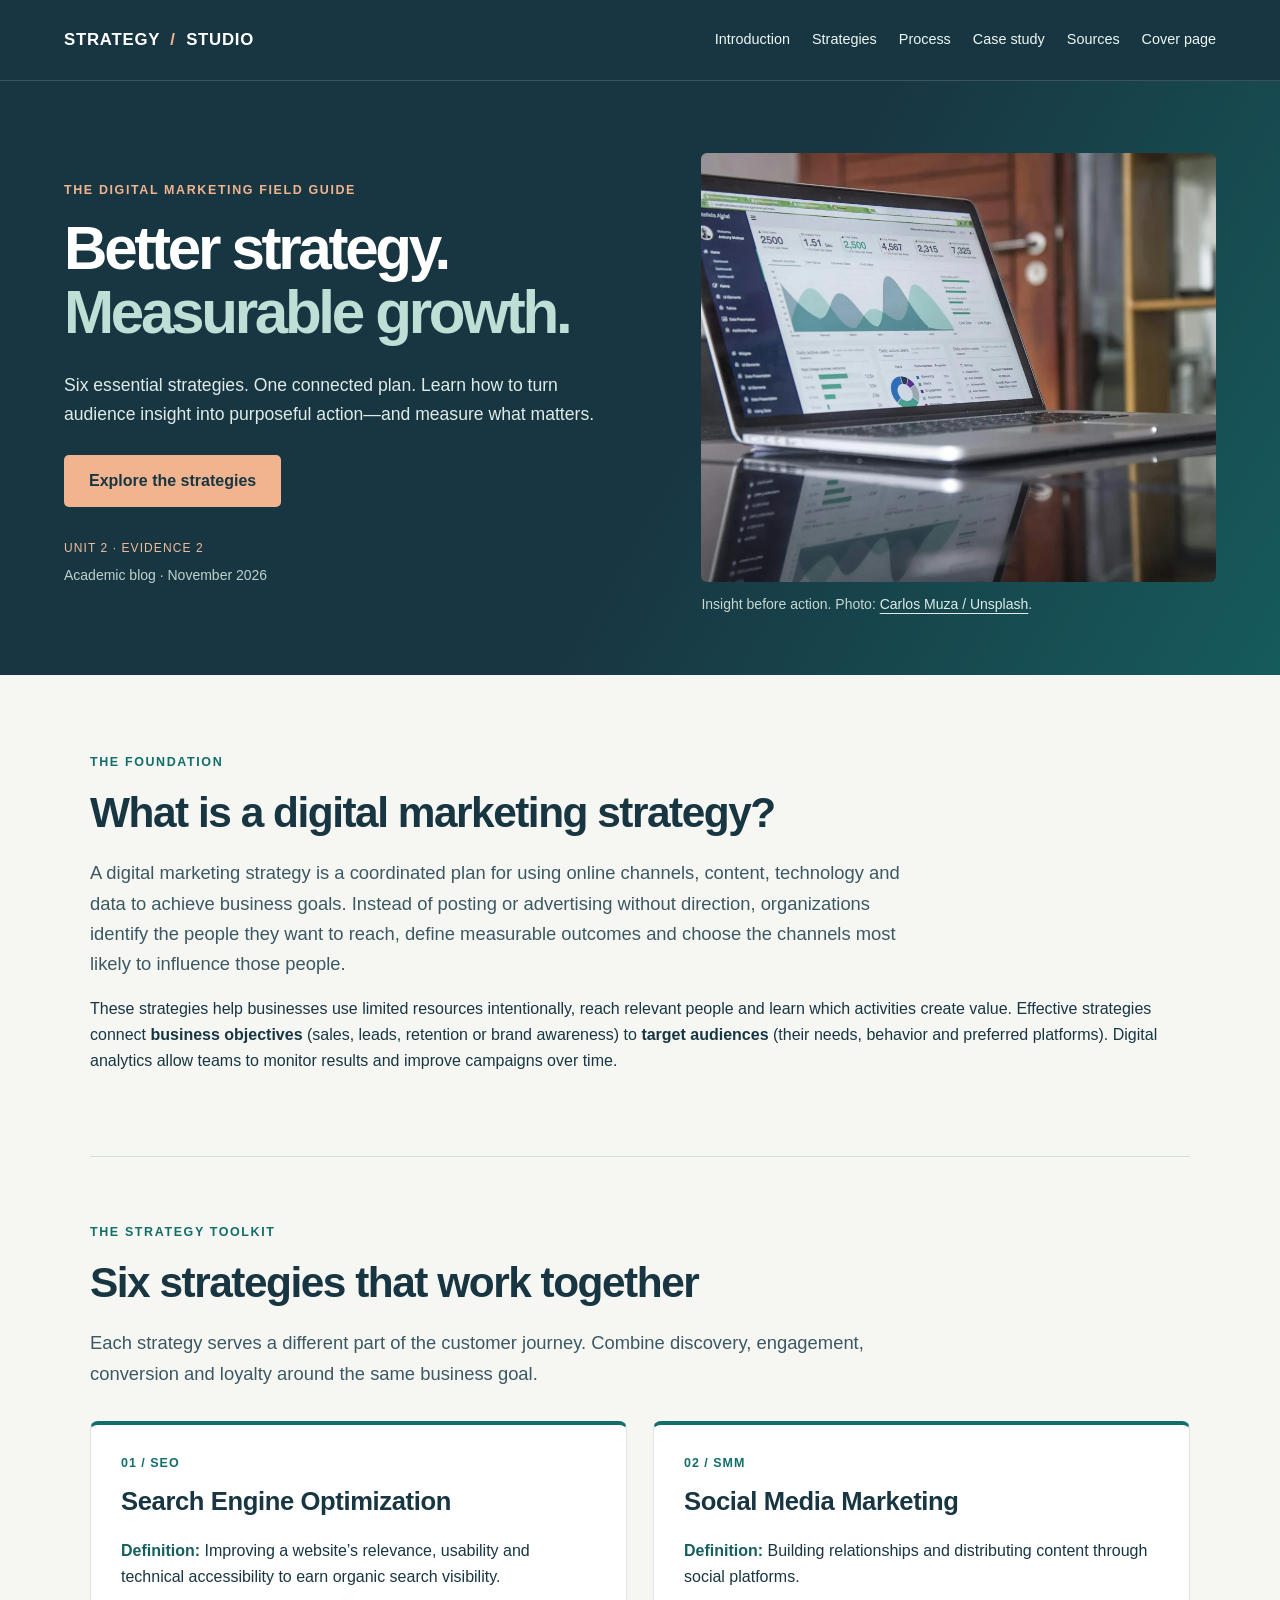
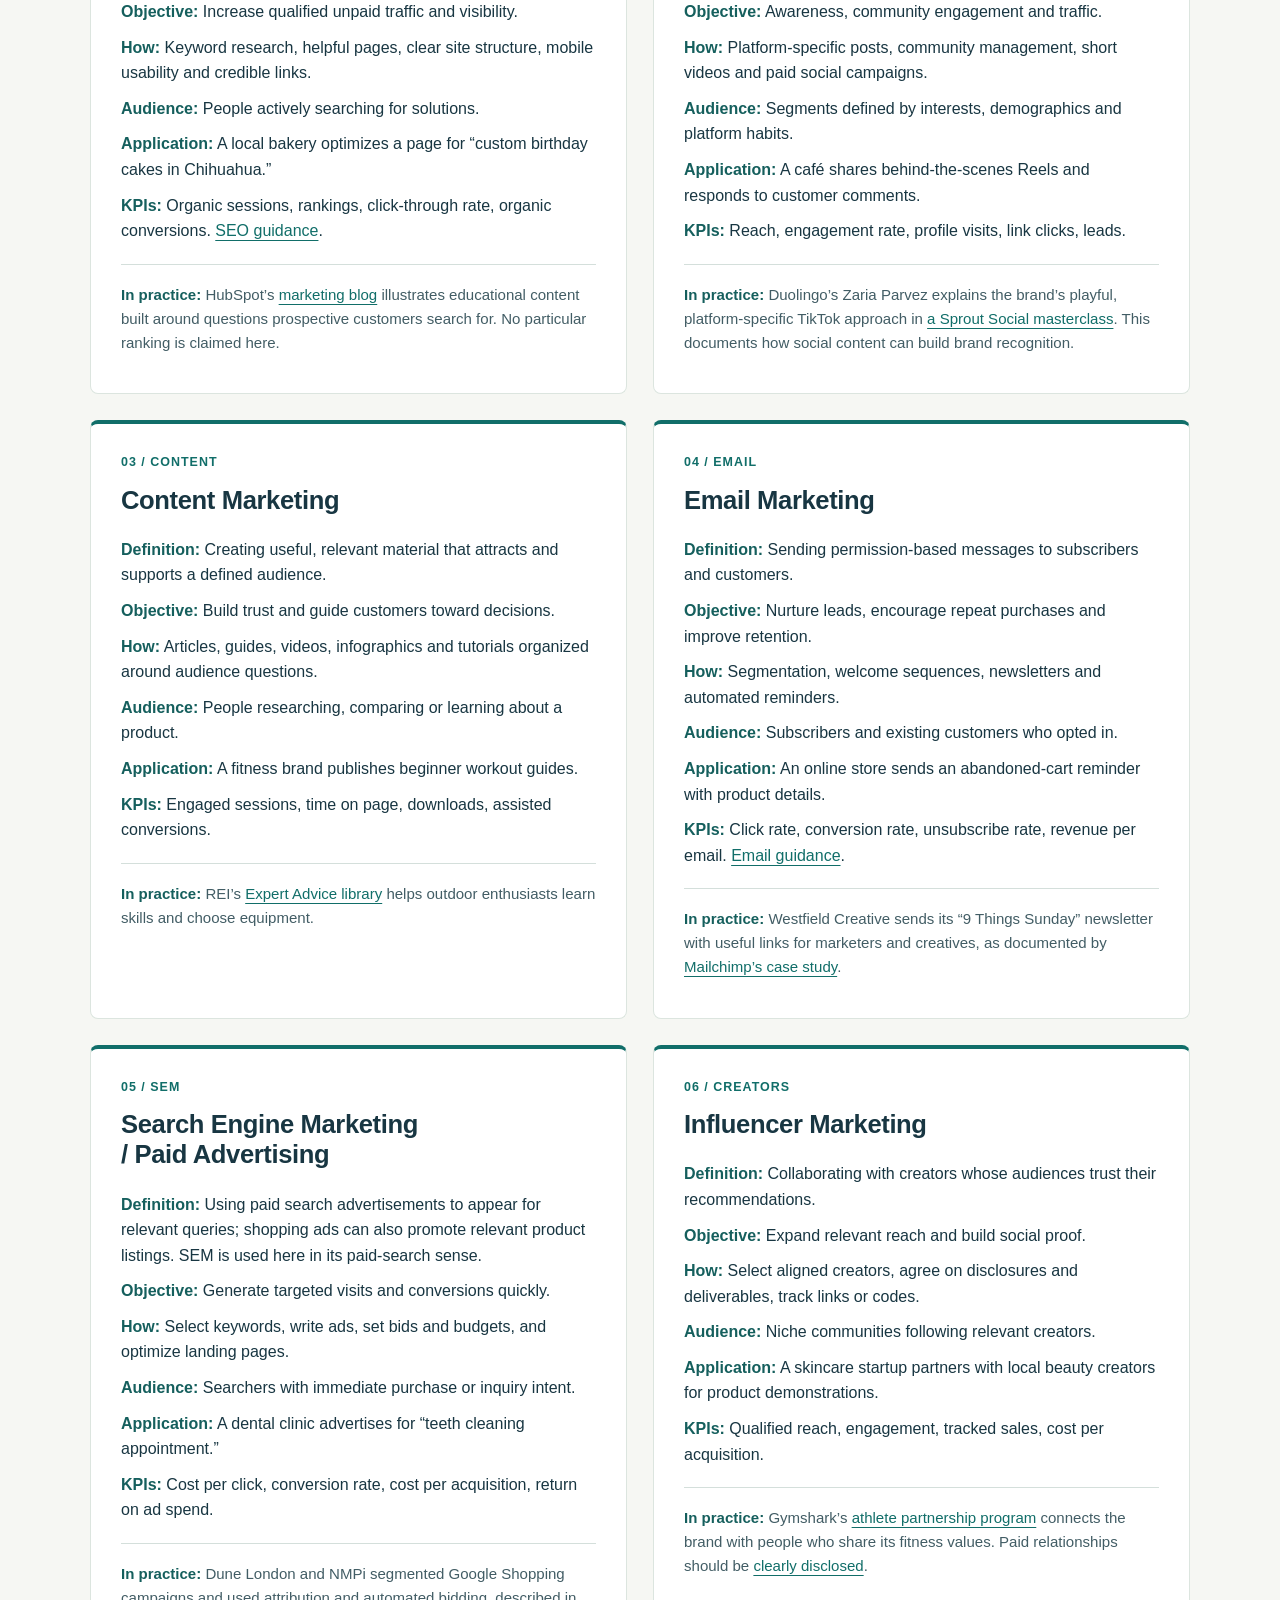
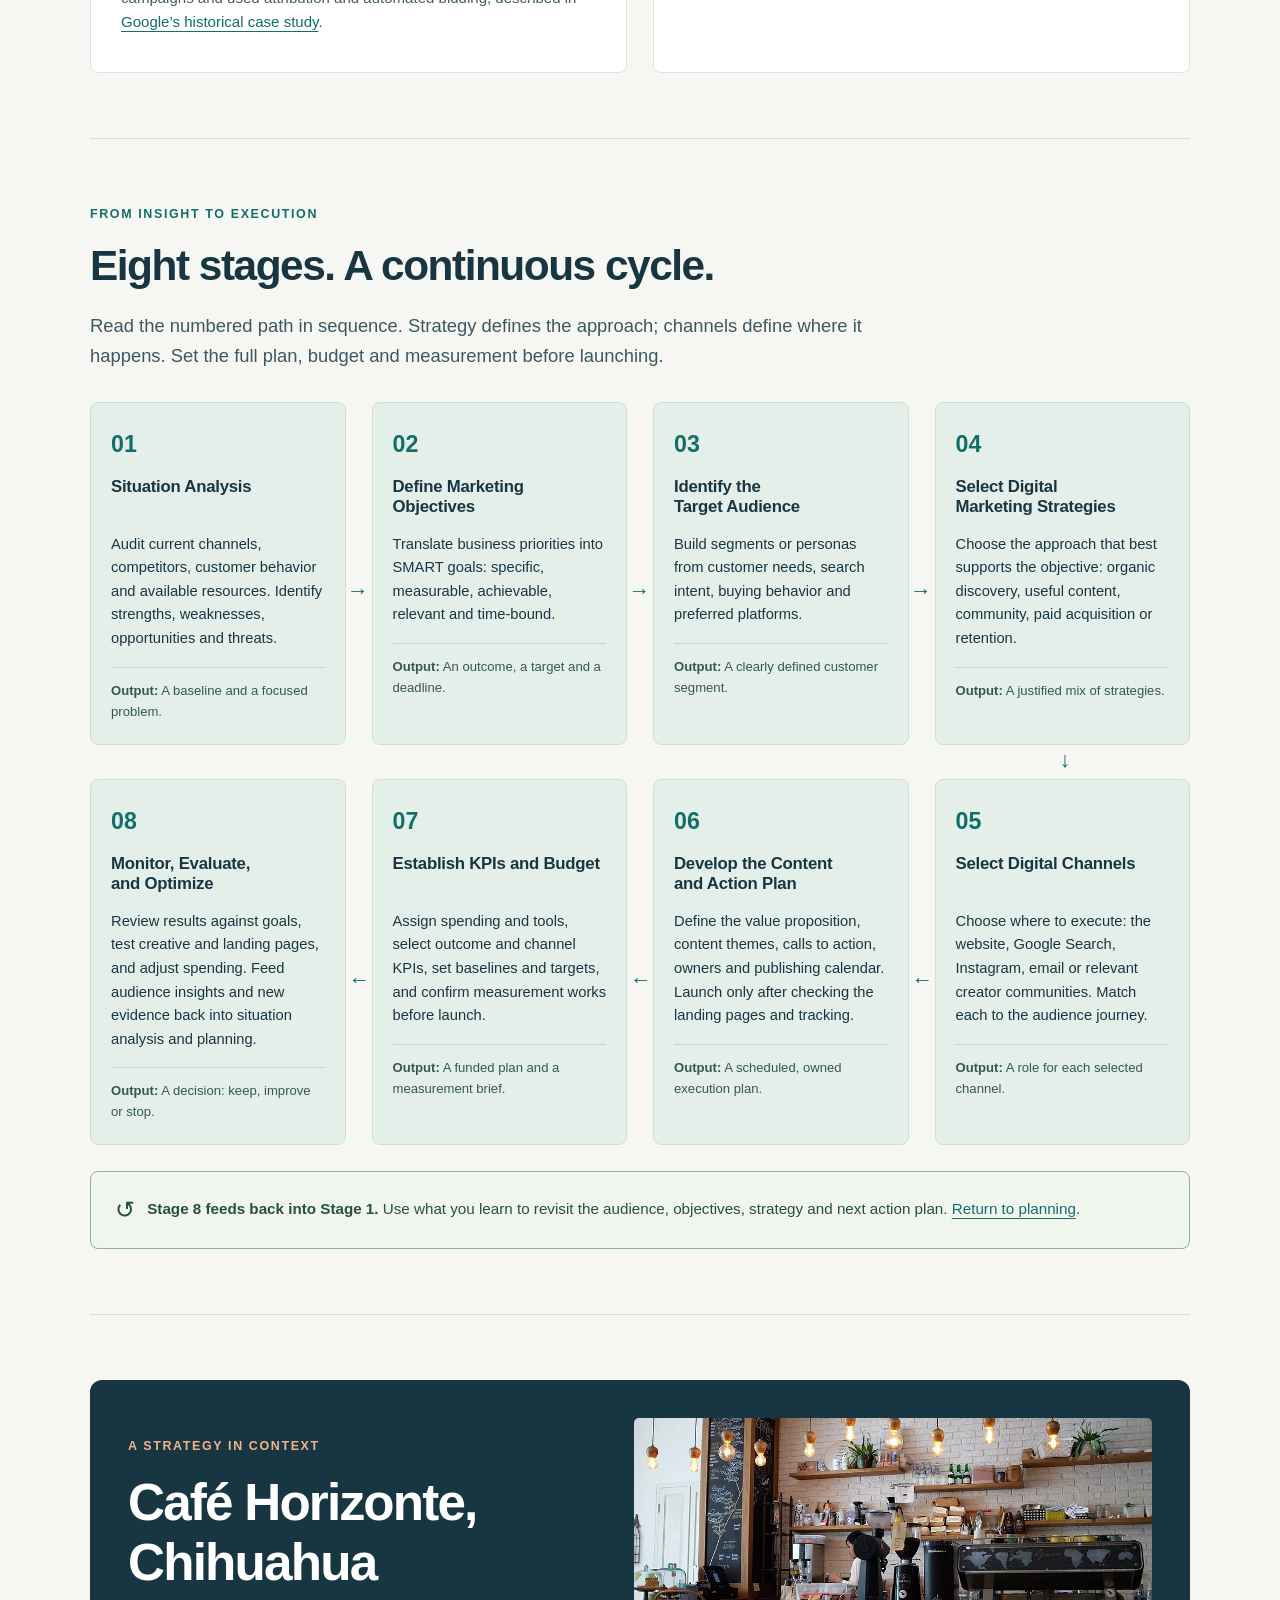
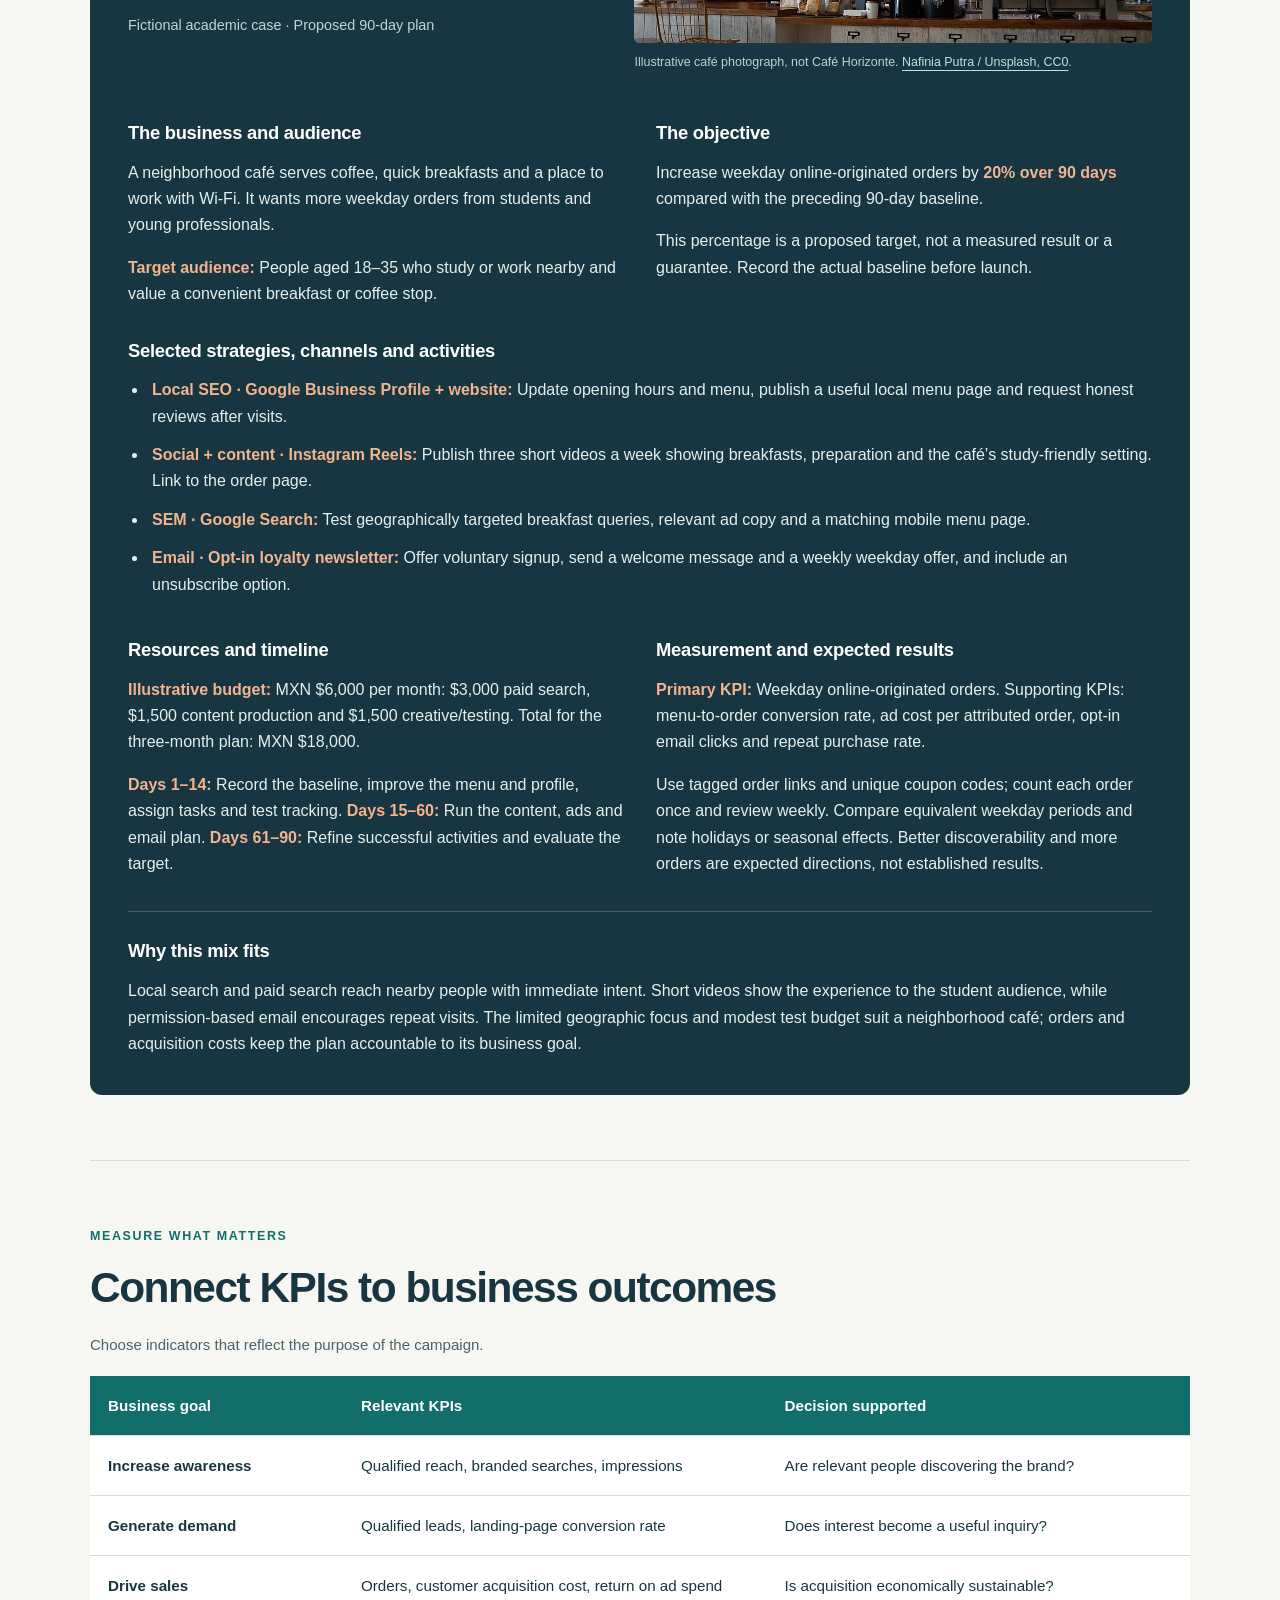
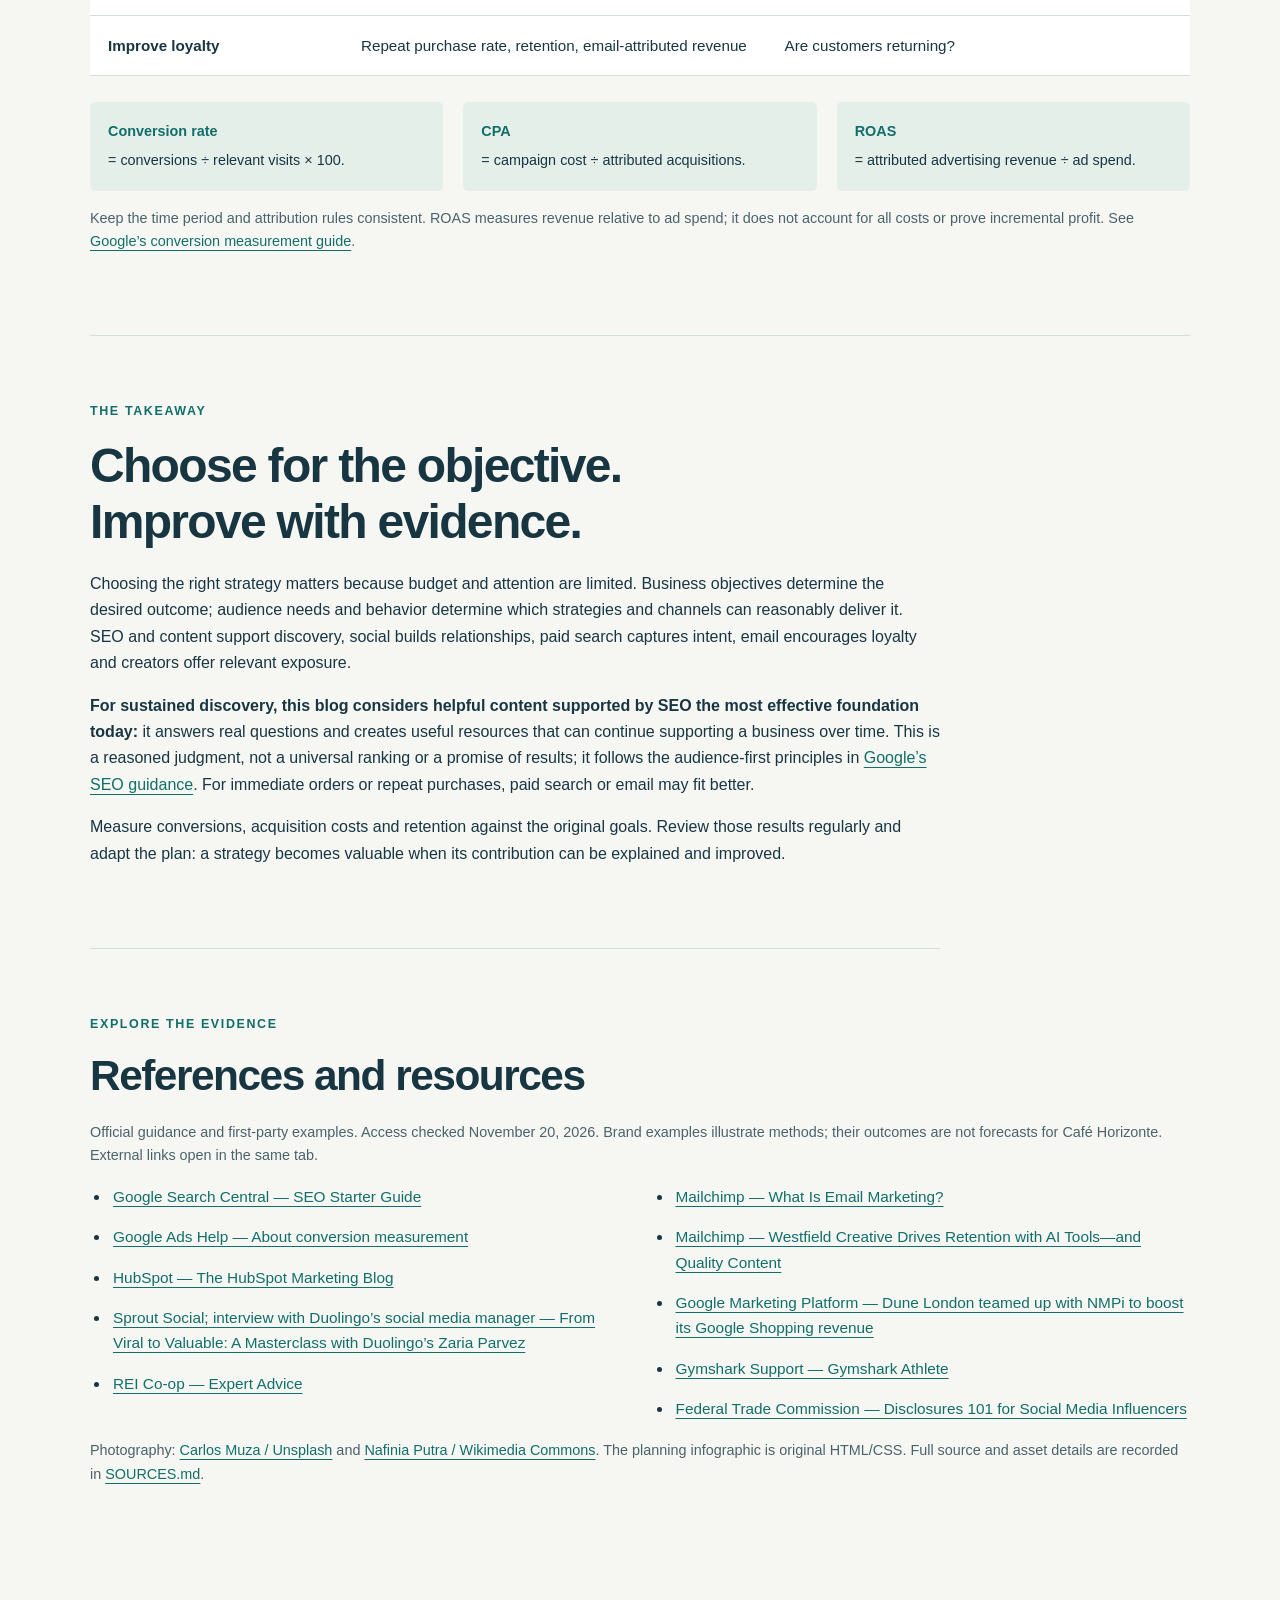
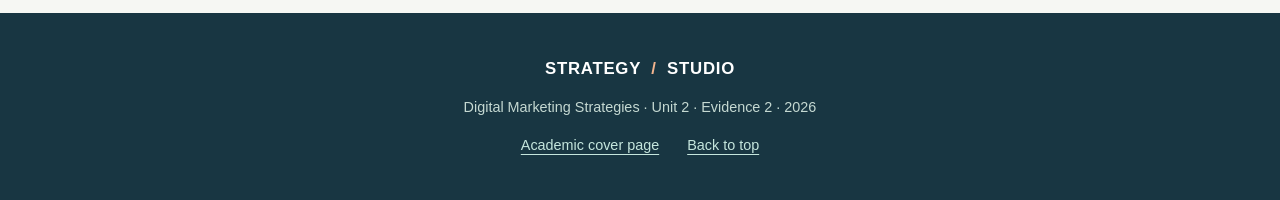
<file: index.html>
<!doctype html>
<html lang="en">
<head>
  <meta charset="utf-8">
  <meta name="viewport" content="width=device-width, initial-scale=1">
  <meta name="description" content="An academic field guide to six digital marketing strategies, an eight-stage planning process, practical KPIs and the illustrative Café Horizonte case.">
  <meta name="theme-color" content="#183642">
  <title>Digital Marketing Strategies | Strategy Studio</title>
  <link rel="icon" href="assets/favicon.svg" type="image/svg+xml">
  <link rel="stylesheet" href="assets/css/style.css">
</head>
<body id="top">
<a class="skip-link" href="#main">Skip to main content</a>
<header class="site-header">
  <a class="brand" href="index.html" aria-label="Strategy Studio home">STRATEGY <span>/</span> STUDIO</a>
  <nav aria-label="Main navigation">
    <a href="#intro">Introduction</a><a href="#strategies">Strategies</a><a href="#process">Process</a><a href="#case">Case study</a><a href="#references">Sources</a><a href="cover_page.html">Cover page</a>
  </nav>
</header>
<div class="hero">
  <div class="hero-inner">
    <div class="hero-copy">
      <p class="tag">The digital marketing field guide</p>
      <h1>Better strategy.<br><span>Measurable growth.</span></h1>
      <p>Six essential strategies. One connected plan. Learn how to turn audience insight into purposeful action—and measure what matters.</p>
      <a class="btn" href="#strategies">Explore the strategies</a>
      <p class="hero-meta">UNIT 2 · EVIDENCE 2 <span>Academic blog · November 2026</span></p>
    </div>
    <figure class="hero-photo">
      <img src="assets/images/analytics.webp" width="1200" height="855" alt="Laptop displaying analytics dashboards on a reflective desk" fetchpriority="high">
      <figcaption>Insight before action. Photo: <a href="https://unsplash.com/@kmuza">Carlos Muza / Unsplash</a>.</figcaption>
    </figure>
  </div>
</div>
<main id="main" tabindex="-1">
<section id="intro"><div class="tag">The foundation</div><h2>What is a digital marketing strategy?</h2><p class="lead">A digital marketing strategy is a coordinated plan for using online channels, content, technology and data to achieve business goals. Instead of posting or advertising without direction, organizations identify the people they want to reach, define measurable outcomes and choose the channels most likely to influence those people.</p><p>These strategies help businesses use limited resources intentionally, reach relevant people and learn which activities create value. Effective strategies connect <strong>business objectives</strong> (sales, leads, retention or brand awareness) to <strong>target audiences</strong> (their needs, behavior and preferred platforms). Digital analytics allow teams to monitor results and improve campaigns over time.</p></section>
<section id="strategies" aria-labelledby="strategies-heading">
  <p class="tag">The strategy toolkit</p>
  <h2 id="strategies-heading">Six strategies that work together</h2>
  <p class="lead">Each strategy serves a different part of the customer journey. Combine discovery, engagement, conversion and loyalty around the same business goal.</p>
  <div class="cards"><article class="card"><div class="num">01 / SEO</div><h3>Search Engine Optimization</h3><p><strong>Definition:</strong> Improving a website’s relevance, usability and technical accessibility to earn organic search visibility.</p><p><strong>Objective:</strong> Increase qualified unpaid traffic and visibility.</p><p><strong>How:</strong> Keyword research, helpful pages, clear site structure, mobile usability and credible links.</p><p><strong>Audience:</strong> People actively searching for solutions.</p><p><strong>Application:</strong> A local bakery optimizes a page for “custom birthday cakes in Chihuahua.”</p><p><strong>KPIs:</strong> Organic sessions, rankings, click-through rate, organic conversions. <a href="https://developers.google.com/search/docs/fundamentals/seo-starter-guide">SEO guidance</a>.</p><p class="example"><strong>In practice:</strong> HubSpot’s <a href="https://blog.hubspot.com/marketing">marketing blog</a> illustrates educational content built around questions prospective customers search for. No particular ranking is claimed here.</p></article><article class="card"><div class="num">02 / SMM</div><h3>Social Media Marketing</h3><p><strong>Definition:</strong> Building relationships and distributing content through social platforms.</p><p><strong>Objective:</strong> Awareness, community engagement and traffic.</p><p><strong>How:</strong> Platform-specific posts, community management, short videos and paid social campaigns.</p><p><strong>Audience:</strong> Segments defined by interests, demographics and platform habits.</p><p><strong>Application:</strong> A café shares behind-the-scenes Reels and responds to customer comments.</p><p><strong>KPIs:</strong> Reach, engagement rate, profile visits, link clicks, leads.</p><p class="example"><strong>In practice:</strong> Duolingo’s Zaria Parvez explains the brand’s playful, platform-specific TikTok approach in <a href="https://sproutsocial.com/insights/webinars/from-viral-to-valuable-a-masterclass-with-duolingos-zaria-parvez/">a Sprout Social masterclass</a>. This documents how social content can build brand recognition.</p></article><article class="card"><div class="num">03 / CONTENT</div><h3>Content Marketing</h3><p><strong>Definition:</strong> Creating useful, relevant material that attracts and supports a defined audience.</p><p><strong>Objective:</strong> Build trust and guide customers toward decisions.</p><p><strong>How:</strong> Articles, guides, videos, infographics and tutorials organized around audience questions.</p><p><strong>Audience:</strong> People researching, comparing or learning about a product.</p><p><strong>Application:</strong> A fitness brand publishes beginner workout guides.</p><p><strong>KPIs:</strong> Engaged sessions, time on page, downloads, assisted conversions.</p><p class="example"><strong>In practice:</strong> REI’s <a href="https://www.rei.com/learn/expert-advice">Expert Advice library</a> helps outdoor enthusiasts learn skills and choose equipment.</p></article><article class="card"><div class="num">04 / EMAIL</div><h3>Email Marketing</h3><p><strong>Definition:</strong> Sending permission-based messages to subscribers and customers.</p><p><strong>Objective:</strong> Nurture leads, encourage repeat purchases and improve retention.</p><p><strong>How:</strong> Segmentation, welcome sequences, newsletters and automated reminders.</p><p><strong>Audience:</strong> Subscribers and existing customers who opted in.</p><p><strong>Application:</strong> An online store sends an abandoned-cart reminder with product details.</p><p><strong>KPIs:</strong> Click rate, conversion rate, unsubscribe rate, revenue per email. <a href="https://mailchimp.com/marketing-glossary/email-marketing/">Email guidance</a>.</p><p class="example"><strong>In practice:</strong> Westfield Creative sends its “9 Things Sunday” newsletter with useful links for marketers and creatives, as documented by <a href="https://mailchimp.com/case-studies/westfield-creative-ai-tools/">Mailchimp’s case study</a>.</p></article><article class="card"><div class="num">05 / SEM</div><h3>Search Engine Marketing / Paid Advertising</h3><p><strong>Definition:</strong> Using paid search advertisements to appear for relevant queries; shopping ads can also promote relevant product listings. SEM is used here in its paid-search sense.</p><p><strong>Objective:</strong> Generate targeted visits and conversions quickly.</p><p><strong>How:</strong> Select keywords, write ads, set bids and budgets, and optimize landing pages.</p><p><strong>Audience:</strong> Searchers with immediate purchase or inquiry intent.</p><p><strong>Application:</strong> A dental clinic advertises for “teeth cleaning appointment.”</p><p><strong>KPIs:</strong> Cost per click, conversion rate, cost per acquisition, return on ad spend.</p><p class="example"><strong>In practice:</strong> Dune London and NMPi segmented Google Shopping campaigns and used attribution and automated bidding, described in <a href="https://marketingplatform.google.com/about/resources/dune-london-teamed-up-with-nmpi-to-boost-its-google-shopping-revenue/">Google’s historical case study</a>.</p></article><article class="card"><div class="num">06 / CREATORS</div><h3>Influencer Marketing</h3><p><strong>Definition:</strong> Collaborating with creators whose audiences trust their recommendations.</p><p><strong>Objective:</strong> Expand relevant reach and build social proof.</p><p><strong>How:</strong> Select aligned creators, agree on disclosures and deliverables, track links or codes.</p><p><strong>Audience:</strong> Niche communities following relevant creators.</p><p><strong>Application:</strong> A skincare startup partners with local beauty creators for product demonstrations.</p><p><strong>KPIs:</strong> Qualified reach, engagement, tracked sales, cost per acquisition.</p><p class="example"><strong>In practice:</strong> Gymshark’s <a href="https://support.gymshark.com/en/articles/11186207-gymshark-athlete">athlete partnership program</a> connects the brand with people who share its fitness values. Paid relationships should be <a href="https://www.ftc.gov/business-guidance/resources/disclosures-101-social-media-influencers">clearly disclosed</a>.</p></article></div>
</section>
<section id="process" aria-labelledby="process-heading">
  <p class="tag">From insight to execution</p>
  <h2 id="process-heading">Eight stages. A continuous cycle.</h2>
  <p class="lead">Read the numbered path in sequence. Strategy defines the approach; channels define where it happens. Set the full plan, budget and measurement before launching.</p>
  <figure class="process-figure">
    <ol class="steps"><li class="step"><span class="step-number" aria-hidden="true">01</span><h3>Situation Analysis</h3><p>Audit current channels, competitors, customer behavior and available resources. Identify strengths, weaknesses, opportunities and threats.</p><p class="output"><strong>Output:</strong> A baseline and a focused problem.</p></li>
<li class="step"><span class="step-number" aria-hidden="true">02</span><h3>Define Marketing Objectives</h3><p>Translate business priorities into SMART goals: specific, measurable, achievable, relevant and time-bound.</p><p class="output"><strong>Output:</strong> An outcome, a target and a deadline.</p></li>
<li class="step"><span class="step-number" aria-hidden="true">03</span><h3>Identify the Target Audience</h3><p>Build segments or personas from customer needs, search intent, buying behavior and preferred platforms.</p><p class="output"><strong>Output:</strong> A clearly defined customer segment.</p></li>
<li class="step"><span class="step-number" aria-hidden="true">04</span><h3>Select Digital Marketing Strategies</h3><p>Choose the approach that best supports the objective: organic discovery, useful content, community, paid acquisition or retention.</p><p class="output"><strong>Output:</strong> A justified mix of strategies.</p></li>
<li class="step"><span class="step-number" aria-hidden="true">05</span><h3>Select Digital Channels</h3><p>Choose where to execute: the website, Google Search, Instagram, email or relevant creator communities. Match each to the audience journey.</p><p class="output"><strong>Output:</strong> A role for each selected channel.</p></li>
<li class="step"><span class="step-number" aria-hidden="true">06</span><h3>Develop the Content and Action Plan</h3><p>Define the value proposition, content themes, calls to action, owners and publishing calendar. Launch only after checking the landing pages and tracking.</p><p class="output"><strong>Output:</strong> A scheduled, owned execution plan.</p></li>
<li class="step"><span class="step-number" aria-hidden="true">07</span><h3>Establish KPIs and Budget</h3><p>Assign spending and tools, select outcome and channel KPIs, set baselines and targets, and confirm measurement works before launch.</p><p class="output"><strong>Output:</strong> A funded plan and a measurement brief.</p></li>
<li class="step"><span class="step-number" aria-hidden="true">08</span><h3>Monitor, Evaluate, and Optimize</h3><p>Review results against goals, test creative and landing pages, and adjust spending. Feed audience insights and new evidence back into situation analysis and planning.</p><p class="output"><strong>Output:</strong> A decision: keep, improve or stop.</p></li></ol>
    <figcaption class="feedback"><span aria-hidden="true">↺</span> <strong>Stage 8 feeds back into Stage 1.</strong> Use what you learn to revisit the audience, objectives, strategy and next action plan. <a href="#process">Return to planning</a>.</figcaption>
  </figure>
</section>
<section id="case" aria-labelledby="case-heading">
  <div class="case">
    <div class="case-header">
      <div><p class="tag">A strategy in context</p><h2 id="case-heading">Café Horizonte,<br>Chihuahua</h2><p class="case-label">Fictional academic case · Proposed 90-day plan</p></div>
      <figure><img src="assets/images/cafe.webp" width="960" height="540" loading="lazy" alt="Café interior with a wooden service counter, pendant lamps and chalkboard menus"><figcaption>Illustrative café photograph, not Café Horizonte. <a href="https://commons.wikimedia.org/wiki/File:Bintaro,_Indonesia_(Unsplash_Kwdp-0pok-I).jpg">Nafinia Putra / Unsplash, CC0</a>.</figcaption></figure>
    </div>
    <div class="case-columns">
      <div><h3>The business and audience</h3><p>A neighborhood café serves coffee, quick breakfasts and a place to work with Wi-Fi. It wants more weekday orders from students and young professionals.</p><p><strong>Target audience:</strong> People aged 18–35 who study or work nearby and value a convenient breakfast or coffee stop.</p></div>
      <div><h3>The objective</h3><p>Increase weekday online-originated orders by <strong>20% over 90 days</strong> compared with the preceding 90-day baseline.</p><p>This percentage is a proposed target, not a measured result or a guarantee. Record the actual baseline before launch.</p></div>
    </div>
    <h3>Selected strategies, channels and activities</h3>
    <ul class="case-actions">
      <li><strong>Local SEO · Google Business Profile + website:</strong> Update opening hours and menu, publish a useful local menu page and request honest reviews after visits.</li>
      <li><strong>Social + content · Instagram Reels:</strong> Publish three short videos a week showing breakfasts, preparation and the café’s study-friendly setting. Link to the order page.</li>
      <li><strong>SEM · Google Search:</strong> Test geographically targeted breakfast queries, relevant ad copy and a matching mobile menu page.</li>
      <li><strong>Email · Opt-in loyalty newsletter:</strong> Offer voluntary signup, send a welcome message and a weekly weekday offer, and include an unsubscribe option.</li>
    </ul>
    <div class="case-columns">
      <div><h3>Resources and timeline</h3><p><strong>Illustrative budget:</strong> MXN $6,000 per month: $3,000 paid search, $1,500 content production and $1,500 creative/testing. Total for the three-month plan: MXN $18,000.</p><p><strong>Days 1–14:</strong> Record the baseline, improve the menu and profile, assign tasks and test tracking. <strong>Days 15–60:</strong> Run the content, ads and email plan. <strong>Days 61–90:</strong> Refine successful activities and evaluate the target.</p></div>
      <div><h3>Measurement and expected results</h3><p><strong>Primary KPI:</strong> Weekday online-originated orders. Supporting KPIs: menu-to-order conversion rate, ad cost per attributed order, opt-in email clicks and repeat purchase rate.</p><p>Use tagged order links and unique coupon codes; count each order once and review weekly. Compare equivalent weekday periods and note holidays or seasonal effects. Better discoverability and more orders are expected directions, not established results.</p></div>
    </div>
    <div class="rationale"><h3>Why this mix fits</h3><p>Local search and paid search reach nearby people with immediate intent. Short videos show the experience to the student audience, while permission-based email encourages repeat visits. The limited geographic focus and modest test budget suit a neighborhood café; orders and acquisition costs keep the plan accountable to its business goal.</p></div>
  </div>
</section>
<section id="measurement" aria-labelledby="measurement-heading">
  <p class="tag">Measure what matters</p><h2 id="measurement-heading">Connect KPIs to business outcomes</h2>
  <div class="table-wrap"><table><caption>Choose indicators that reflect the purpose of the campaign.</caption><thead><tr><th scope="col">Business goal</th><th scope="col">Relevant KPIs</th><th scope="col">Decision supported</th></tr></thead><tbody>
  <tr><th scope="row">Increase awareness</th><td>Qualified reach, branded searches, impressions</td><td>Are relevant people discovering the brand?</td></tr>
  <tr><th scope="row">Generate demand</th><td>Qualified leads, landing-page conversion rate</td><td>Does interest become a useful inquiry?</td></tr>
  <tr><th scope="row">Drive sales</th><td>Orders, customer acquisition cost, return on ad spend</td><td>Is acquisition economically sustainable?</td></tr>
  <tr><th scope="row">Improve loyalty</th><td>Repeat purchase rate, retention, email-attributed revenue</td><td>Are customers returning?</td></tr>
  </tbody></table></div>
  <div class="metric-notes"><p><strong>Conversion rate</strong> = conversions ÷ relevant visits × 100.</p><p><strong>CPA</strong> = campaign cost ÷ attributed acquisitions.</p><p><strong>ROAS</strong> = attributed advertising revenue ÷ ad spend.</p></div>
  <p class="note">Keep the time period and attribution rules consistent. ROAS measures revenue relative to ad spend; it does not account for all costs or prove incremental profit. See <a href="https://support.google.com/google-ads/answer/1722022">Google’s conversion measurement guide</a>.</p>
</section>
<section id="conclusion" aria-labelledby="conclusion-heading" class="conclusion">
  <p class="tag">The takeaway</p><h2 id="conclusion-heading">Choose for the objective.<br>Improve with evidence.</h2>
  <p>Choosing the right strategy matters because budget and attention are limited. Business objectives determine the desired outcome; audience needs and behavior determine which strategies and channels can reasonably deliver it. SEO and content support discovery, social builds relationships, paid search captures intent, email encourages loyalty and creators offer relevant exposure.</p>
  <p><strong>For sustained discovery, this blog considers helpful content supported by SEO the most effective foundation today:</strong> it answers real questions and creates useful resources that can continue supporting a business over time. This is a reasoned judgment, not a universal ranking or a promise of results; it follows the audience-first principles in <a href="https://developers.google.com/search/docs/fundamentals/seo-starter-guide">Google’s SEO guidance</a>. For immediate orders or repeat purchases, paid search or email may fit better.</p>
  <p>Measure conversions, acquisition costs and retention against the original goals. Review those results regularly and adapt the plan: a strategy becomes valuable when its contribution can be explained and improved.</p>
</section>
<section id="references" aria-labelledby="references-heading">
  <p class="tag">Explore the evidence</p><h2 id="references-heading">References and resources</h2>
  <p class="note">Official guidance and first-party examples. Access checked November 20, 2026. Brand examples illustrate methods; their outcomes are not forecasts for Café Horizonte. External links open in the same tab.</p>
  <ul class="refs"><li id="ref-seo"><a href="https://developers.google.com/search/docs/fundamentals/seo-starter-guide">Google Search Central — SEO Starter Guide</a></li>
<li id="ref-ads"><a href="https://support.google.com/google-ads/answer/1722022">Google Ads Help — About conversion measurement</a></li>
<li id="ref-hubspot"><a href="https://blog.hubspot.com/marketing">HubSpot — The HubSpot Marketing Blog</a></li>
<li id="ref-duolingo"><a href="https://sproutsocial.com/insights/webinars/from-viral-to-valuable-a-masterclass-with-duolingos-zaria-parvez/">Sprout Social; interview with Duolingo’s social media manager — From Viral to Valuable: A Masterclass with Duolingo’s Zaria Parvez</a></li>
<li id="ref-rei"><a href="https://www.rei.com/learn/expert-advice">REI Co-op — Expert Advice</a></li>
<li id="ref-email"><a href="https://mailchimp.com/marketing-glossary/email-marketing/">Mailchimp — What Is Email Marketing?</a></li>
<li id="ref-westfield"><a href="https://mailchimp.com/case-studies/westfield-creative-ai-tools/">Mailchimp — Westfield Creative Drives Retention with AI Tools—and Quality Content</a></li>
<li id="ref-dune"><a href="https://marketingplatform.google.com/about/resources/dune-london-teamed-up-with-nmpi-to-boost-its-google-shopping-revenue/">Google Marketing Platform — Dune London teamed up with NMPi to boost its Google Shopping revenue</a></li>
<li id="ref-gymshark"><a href="https://support.gymshark.com/en/articles/11186207-gymshark-athlete">Gymshark Support — Gymshark Athlete</a></li>
<li id="ref-ftc"><a href="https://www.ftc.gov/business-guidance/resources/disclosures-101-social-media-influencers">Federal Trade Commission — Disclosures 101 for Social Media Influencers</a></li></ul>
  <p class="note">Photography: <a href="https://unsplash.com/@kmuza">Carlos Muza / Unsplash</a> and <a href="https://commons.wikimedia.org/wiki/File:Bintaro,_Indonesia_(Unsplash_Kwdp-0pok-I).jpg">Nafinia Putra / Wikimedia Commons</a>. The planning infographic is original HTML/CSS. Full source and asset details are recorded in <a href="SOURCES.md">SOURCES.md</a>.</p>
</section>
</main>
<footer><a class="brand" href="#top">STRATEGY <span>/</span> STUDIO</a><p>Digital Marketing Strategies · Unit 2 · Evidence 2 · 2026</p><div><a href="cover_page.html">Academic cover page</a><a href="#top">Back to top</a></div></footer>
</body>
</html>
</file>
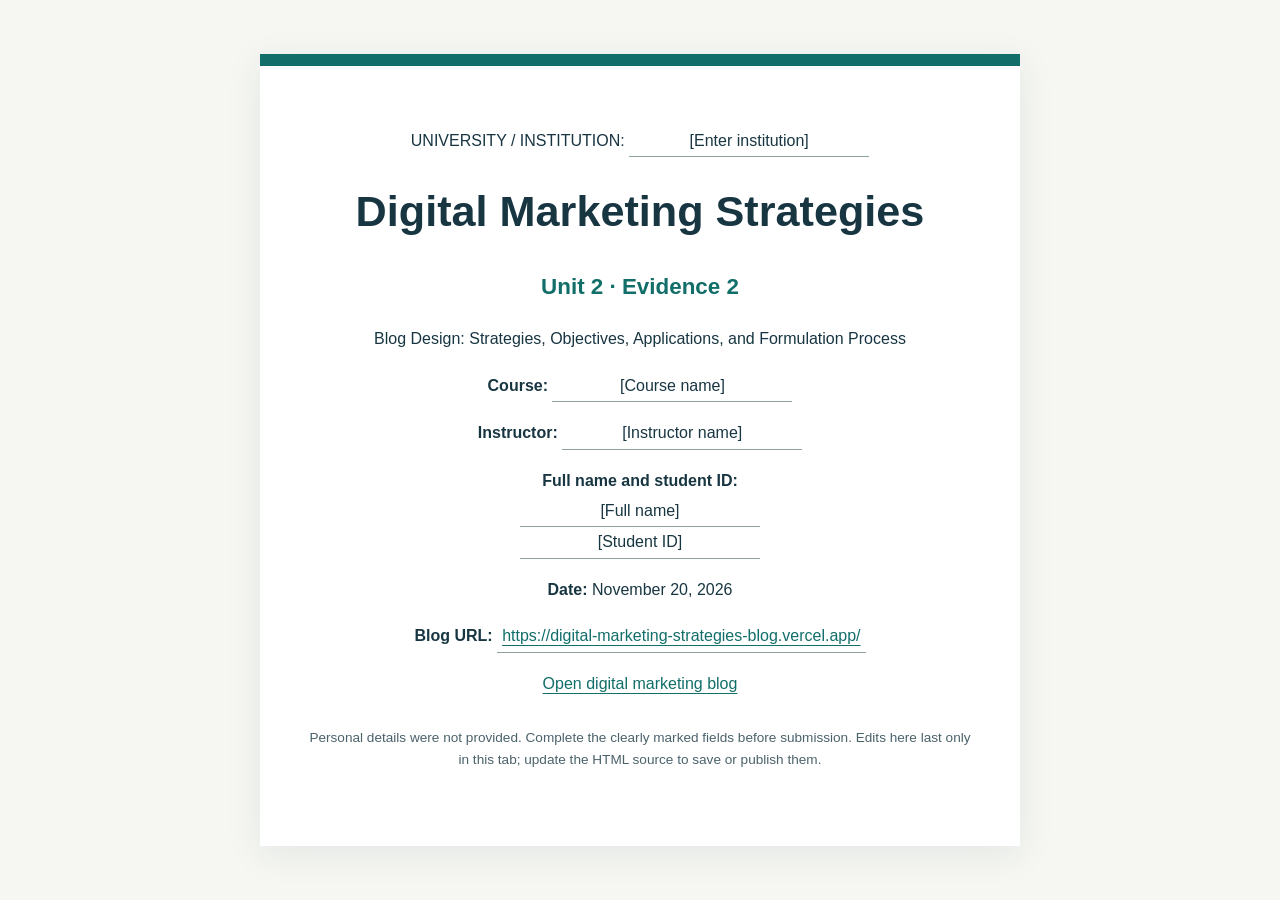
<file: cover_page.html>
<!doctype html><html lang="en"><head><meta charset="utf-8"><meta name="viewport" content="width=device-width,initial-scale=1"><title>Academic Cover | Digital Marketing</title><link rel="icon" href="assets/favicon.svg" type="image/svg+xml"><link rel="stylesheet" href="assets/css/style.css"></head><body class="cover-body"><main class="page" id="cover"><p>UNIVERSITY / INSTITUTION: <span class="field" contenteditable="true" role="textbox" aria-label="Institution">[Enter institution]</span></p><h1>Digital Marketing Strategies</h1><p class="cover-unit">Unit 2 · Evidence 2</p><p>Blog Design: Strategies, Objectives, Applications, and Formulation Process</p><p><strong>Course:</strong> <span class="field" contenteditable="true" role="textbox" aria-label="Course">[Course name]</span></p><p><strong>Instructor:</strong> <span class="field" contenteditable="true" role="textbox" aria-label="Instructor">[Instructor name]</span></p><p><strong>Full name and student ID:</strong><br><span class="field" contenteditable="true" role="textbox" aria-label="Full name">[Full name]</span><br><span class="field" contenteditable="true" role="textbox" aria-label="Student ID">[Student ID]</span></p><p><strong>Date:</strong> November 20, 2026</p><p><strong>Blog URL:</strong> <a class="field blog-url" href="https://digital-marketing-strategies-blog.vercel.app/">https://digital-marketing-strategies-blog.vercel.app/</a></p><p><a href="index.html">Open digital marketing blog</a></p><p class="note">Personal details were not provided. Complete the clearly marked fields before submission. Edits here last only in this tab; update the HTML source to save or publish them.</p></main></body></html>
</file>
<file: assets/css/style.css>
:root{--navy:#183642;--teal:#116e69;--cream:#f6f7f3;--orange:#f2b48e;--muted:#4b626b;--line:#d4dfdb;--white:#fff}
*{box-sizing:border-box}html{scroll-behavior:auto;scroll-padding-top:24px}body{margin:0;font-family:Arial,Helvetica,sans-serif;background:var(--cream);color:var(--navy);line-height:1.65;font-size:1rem}a{color:var(--teal);text-underline-offset:4px;text-decoration-thickness:1px}a:hover{text-decoration-thickness:2px}a:focus-visible,[contenteditable]:focus-visible{outline:3px solid #c25c22;outline-offset:5px;border-radius:2px}img{display:block;max-width:100%;height:auto}figure{margin:0}figcaption{font-size:.875rem;line-height:1.5}p{margin:0 0 1rem}h1,h2,h3{line-height:1.18;text-wrap:balance}h2{font-size:clamp(1.8rem,3.5vw,2.65rem);letter-spacing:-.035em;margin:0 0 20px}h3{font-size:1.25rem;letter-spacing:-.015em;margin:0 0 18px}.skip-link{position:absolute;top:-100px;left:16px;z-index:10;background:white;padding:12px}.skip-link:focus{top:12px}.site-header{background:var(--navy);padding:24px max(5%,calc((100% - 1200px)/2));display:flex;justify-content:space-between;align-items:center;gap:24px;flex-wrap:wrap;border-bottom:1px solid #ffffff26}.brand{font-weight:800;color:white;text-decoration:none;letter-spacing:.045em;white-space:nowrap;font-size:1.05rem}.brand span{color:var(--orange);padding:0 5px}nav{display:flex;gap:8px 22px;flex-wrap:wrap}nav a{color:#edf7f3;text-decoration:none;font-size:.9rem;padding:4px 0}nav a:hover{text-decoration:underline}header a:focus-visible,.hero a:focus-visible,.case a:focus-visible,footer a:focus-visible{outline-color:var(--orange)}.hero{background:linear-gradient(120deg,#183642 55%,#165b5c);color:white;padding:72px 5% 60px}.hero-inner{max-width:1200px;margin:auto;display:grid;grid-template-columns:1.13fr 1fr;gap:56px;align-items:center}.tag{text-transform:uppercase;letter-spacing:.13em;font-weight:700;font-size:.78rem;color:var(--teal);margin:0 0 16px}.hero .tag,.case .tag{color:var(--orange)}.hero h1{font-size:clamp(2.7rem,4.7vw,4.65rem);line-height:1.06;letter-spacing:-.055em;margin:0 0 26px}.hero h1 span{color:#bfdfd6}.hero-copy>p:not(.tag):not(.hero-meta){max-width:560px;color:#dfebe8;font-size:1.1rem}.btn{display:inline-block;background:var(--orange);color:var(--navy);padding:13px 25px;border-radius:5px;font-weight:700;text-decoration:none;margin-top:10px}.btn:hover{background:#ffd0b1}.hero-meta{font-size:.75rem;letter-spacing:.09em;margin:32px 0 0;color:#f0bd9e}.hero-meta span{display:block;color:#bdd2cf;letter-spacing:0;margin-top:5px;font-size:.875rem}.hero-photo img{width:100%;aspect-ratio:1.2;object-fit:cover;border-radius:6px}.hero-photo figcaption{color:#c5d8d2;margin-top:12px}.hero-photo a{color:#dfede8}main:not(.page){max-width:1144px;margin:auto;padding:12px 22px 45px}section{padding:65px 0;border-bottom:1px solid var(--line);scroll-margin-top:12px}section:last-child{border-bottom:0}.lead{max-width:820px;font-size:1.15rem;color:#3c5862}.cards{display:grid;grid-template-columns:repeat(2,minmax(0,1fr));gap:26px;margin-top:32px}.card{background:white;border:1px solid #dce5df;border-radius:8px;padding:28px 30px;border-top:4px solid var(--teal)}.card .num{font-size:.78rem;letter-spacing:.08em;color:var(--teal);font-weight:800;margin-bottom:12px}.card h3{font-size:1.6rem;margin-bottom:22px}.card p{margin:10px 0;line-height:1.6}.card strong{color:#155f5d}.card .example{border-top:1px solid var(--line);padding-top:18px;margin-top:20px;color:#425d65;font-size:.94rem}.process-figure{margin-top:30px}.steps{display:grid;grid-template-columns:repeat(4,minmax(0,1fr));gap:34px 26px;list-style:none;padding:0;margin:0}.step{background:#e5efea;border:1px solid #cedfd6;border-radius:8px;padding:22px 20px;position:relative;min-width:0}.step-number{font-size:1.45rem;font-weight:800;color:var(--teal);display:block;margin-bottom:14px}.step h3{font-size:1.05rem;min-height:2.5em;margin-bottom:14px}.step p{font-size:.92rem;line-height:1.6}.step .output{font-size:.82rem;color:#34594f;margin:16px 0 0;padding-top:12px;border-top:1px solid #c3d7cb}.step:not(:last-child):after{content:'→';position:absolute;right:-24px;top:50%;font-size:1.35rem;font-weight:700;color:var(--teal)}.step:nth-child(4):after{content:'↓';right:calc(50% - 8px);top:auto;bottom:-34px}.step:nth-child(5){grid-column:4;grid-row:2}.step:nth-child(6){grid-column:3;grid-row:2}.step:nth-child(7){grid-column:2;grid-row:2}.step:nth-child(8){grid-column:1;grid-row:2}.step:nth-child(n+5):not(:last-child):after{content:'←';right:auto;left:-24px}.feedback{margin-top:26px;padding:20px 24px;border:1px solid #8caf9e;border-radius:8px;color:#274f42;background:#f0f5ed;font-size:.95rem}.feedback>span{font-size:1.5rem;vertical-align:middle;margin-right:8px}.case{background:var(--navy);color:#e5efeb;border-radius:12px;padding:38px}.case h2,.case h3{color:white}.case h2{font-size:clamp(2rem,4vw,3.3rem)}.case a{color:#bfe4dc}.case strong{color:var(--orange)}.case-header{display:grid;grid-template-columns:1fr 1.1fr;gap:36px;align-items:center;margin-bottom:34px}.case-header img{width:100%;height:225px;object-fit:cover;border-radius:5px}.case-header figcaption{margin-top:10px;color:#bdd3cd;font-size:.78rem}.case-label{font-size:.9rem;color:#bed7cf}.case-columns{display:grid;grid-template-columns:repeat(2,minmax(0,1fr));gap:32px}.case h3{font-size:1.15rem;margin:16px 0}.case-actions{padding-left:20px;margin:0 0 25px}.case-actions li{padding-left:4px;margin:12px 0}.rationale{border-top:1px solid #ffffff35;margin-top:18px;padding-top:12px}.rationale p{margin-bottom:0}.table-wrap{max-width:100%;overflow-x:auto}table{width:100%;border-collapse:collapse;background:white;font-size:.95rem}caption{text-align:left;color:var(--muted);font-size:.94rem;padding:0 0 18px}th,td{padding:17px 18px;text-align:left;border-bottom:1px solid var(--line);vertical-align:top}thead th{background:var(--teal);color:white;font-weight:600}tbody th{width:23%;font-weight:600}td{width:38.5%}.metric-notes{display:grid;grid-template-columns:repeat(3,minmax(0,1fr));gap:20px;margin-top:26px}.metric-notes p{background:#e5efea;padding:18px;font-size:.9rem;border-radius:5px}.metric-notes strong{display:block;color:var(--teal);margin-bottom:5px}.note{font-size:.9rem;color:var(--muted);line-height:1.65}.conclusion{max-width:850px}.conclusion h2{font-size:clamp(2rem,4vw,3rem)}.refs{padding-left:20px;font-size:.96rem;columns:2;column-gap:45px}.refs li{margin-bottom:15px;break-inside:avoid;padding-left:3px}footer{background:var(--navy);color:#c5d9d2;text-align:center;padding:42px 20px}footer p{font-size:.9rem;margin:14px 0}footer div{display:flex;justify-content:center;gap:28px}footer a{color:#c5e6dd;font-size:.9rem}
.cover-body{display:grid;place-items:center;min-height:100svh;padding:40px 20px}.page{width:min(760px,100%);background:white;padding:60px 45px;box-shadow:0 8px 35px #18364215;border-top:12px solid var(--teal);text-align:center}.page h1{font-size:clamp(2rem,5vw,2.7rem)}.cover-unit{font-weight:700;color:var(--teal);font-size:1.4rem}.page p{line-height:1.9}.field{border-bottom:1px solid #8ba39b;display:inline-block;min-width:min(240px,100%);max-width:100%;padding:0 5px;overflow-wrap:anywhere}.page .note{font-size:.85rem;line-height:1.6;margin-top:28px}
@media(max-width:1024px){.hero{padding-top:54px}.hero-inner{gap:30px}.hero h1{font-size:clamp(2.6rem,5vw,3.7rem)}.steps{grid-template-columns:repeat(2,minmax(0,1fr));gap:30px}.step h3{min-height:0}.step:nth-child(n){grid-column:auto;grid-row:auto}.step:nth-child(n):after{left:auto;right:-26px;top:50%;bottom:auto;content:'→'}.step:nth-child(2){grid-column:2;grid-row:1}.step:nth-child(3){grid-column:2;grid-row:2}.step:nth-child(4){grid-column:1;grid-row:2}.step:nth-child(5){grid-column:1;grid-row:3}.step:nth-child(6){grid-column:2;grid-row:3}.step:nth-child(7){grid-column:2;grid-row:4}.step:nth-child(8){grid-column:1;grid-row:4}.step:nth-child(2):after,.step:nth-child(4):after,.step:nth-child(6):after{content:'↓';right:calc(50% - 8px);top:auto;bottom:-31px}.step:nth-child(3):after,.step:nth-child(7):after{content:'←';right:auto;left:-26px}.step:last-child:after{display:none}.case{padding:30px}.case-columns{gap:24px}}
@media(max-width:768px){.hero-inner{grid-template-columns:1fr}.hero-copy{max-width:650px}.hero-photo img{aspect-ratio:2.1;max-height:300px}.hero h1{font-size:clamp(2.7rem,7vw,4rem)}.hero-meta span{display:inline;margin-left:15px}.site-header{padding:22px;gap:16px}nav{gap:8px 20px}.cards{gap:18px}.card{padding:23px}.card h3{font-size:1.35rem}.case-header{grid-template-columns:1fr;gap:24px}.case-header img{height:250px}.metric-notes{grid-template-columns:1fr;gap:0}.metric-notes p{margin-bottom:10px}.refs{columns:1}}
@media(max-width:600px){.hero{padding:42px 22px}.hero-inner{gap:32px}.hero h1{font-size:2.8rem}.hero-copy>p:not(.tag):not(.hero-meta){font-size:1rem}.hero-meta span{display:block;margin-left:0}.hero-photo img{aspect-ratio:1.65}main:not(.page){padding:0 20px 20px}section{padding:44px 0}.tag{font-size:.75rem}nav{column-gap:20px}nav a{font-size:.875rem}.cards{grid-template-columns:1fr;margin-top:25px}.card{padding:26px}.card h3{font-size:1.5rem}.steps{display:block;padding-left:18px;border-left:2px solid #acc9bb;margin-left:6px}.step{margin-bottom:28px;padding:24px}.step:last-child{margin-bottom:0}.step:nth-child(n):after{content:'↓';left:-27px;right:auto;top:auto;bottom:-31px;font-size:1.4rem}.step-number{font-size:1.4rem}.step h3{font-size:1.15rem}.step p{font-size:1rem}.step .output{font-size:.875rem}.feedback{padding:20px}.case{padding:25px 22px}.case-columns{grid-template-columns:1fr;gap:0}.case h2{font-size:2.3rem}.case-header img{height:205px}.case-header{gap:20px;margin-bottom:15px}th,td{padding:12px 10px;font-size:.875rem;overflow-wrap:anywhere}tbody th{width:26%}td{width:37%}.cover-body{padding:20px 14px}.page{padding:35px 22px}.page p{line-height:1.7}.page h1{font-size:2rem}.page .field{min-width:0;width:100%}.lead{font-size:1.05rem}}
@media(prefers-reduced-motion:reduce){html{scroll-behavior:auto}}
@media print{body{background:white}nav,.btn,.skip-link,footer{display:none}.site-header{background:white}.hero,.case{background:white;color:#183642}.hero h1 span,.hero-copy>p:not(.tag):not(.hero-meta),.case h2,.case h3,.case strong{color:#183642}.cards{display:block}.card{break-inside:avoid;margin:20px 0}section{padding:22px 0}.cover-body{padding:0}.page{box-shadow:none;width:100%;min-height:90vh;padding:40px;border-top:8px solid #116e69}.page .note{color:#183642}a{color:#116e69}}
</file>
